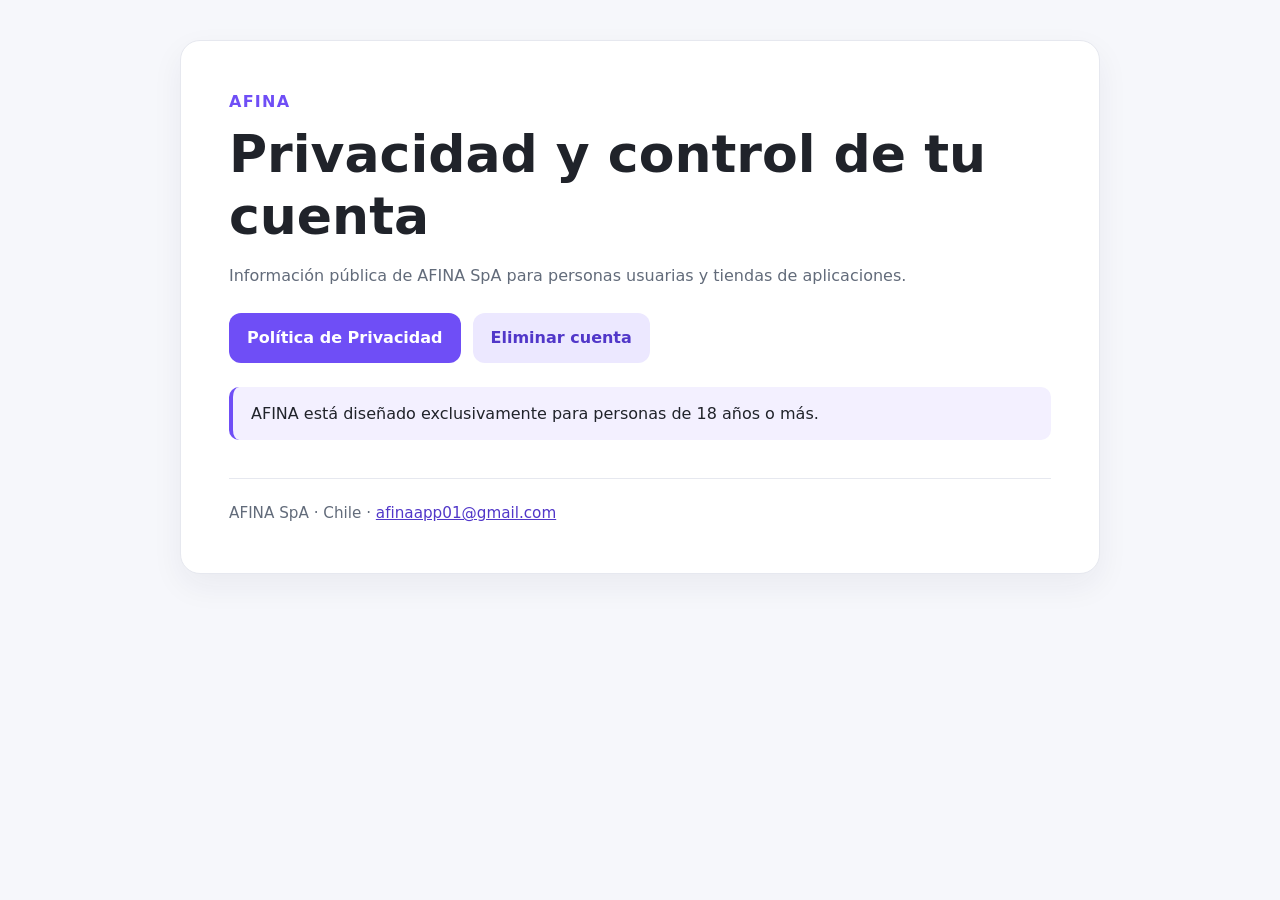
<file: index.html>
<!doctype html>
<html lang="es">
<head>
  <meta charset="utf-8">
  <meta name="viewport" content="width=device-width, initial-scale=1">
  <title>AFINA — Privacidad y eliminación de cuenta</title>
  <meta name="description" content="Información oficial de privacidad y eliminación de cuenta de AFINA.">
  <link rel="stylesheet" href="./legal.css">
</head>
<body>
  <main>
    <section class="card">
      <div class="brand">AFINA</div>
      <h1>Privacidad y control de tu cuenta</h1>
      <p class="muted">Información pública de AFINA SpA para personas usuarias y tiendas de aplicaciones.</p>
      <div class="actions">
        <a class="button" href="./privacy/">Política de Privacidad</a>
        <a class="button secondary" href="./account-deletion/">Eliminar cuenta</a>
      </div>
      <div class="notice">
        AFINA está diseñado exclusivamente para personas de 18 años o más.
      </div>
      <footer>
        AFINA SpA · Chile ·
        <a href="mailto:afinaapp01@gmail.com">afinaapp01@gmail.com</a>
      </footer>
    </section>
  </main>
</body>
</html>
</file>
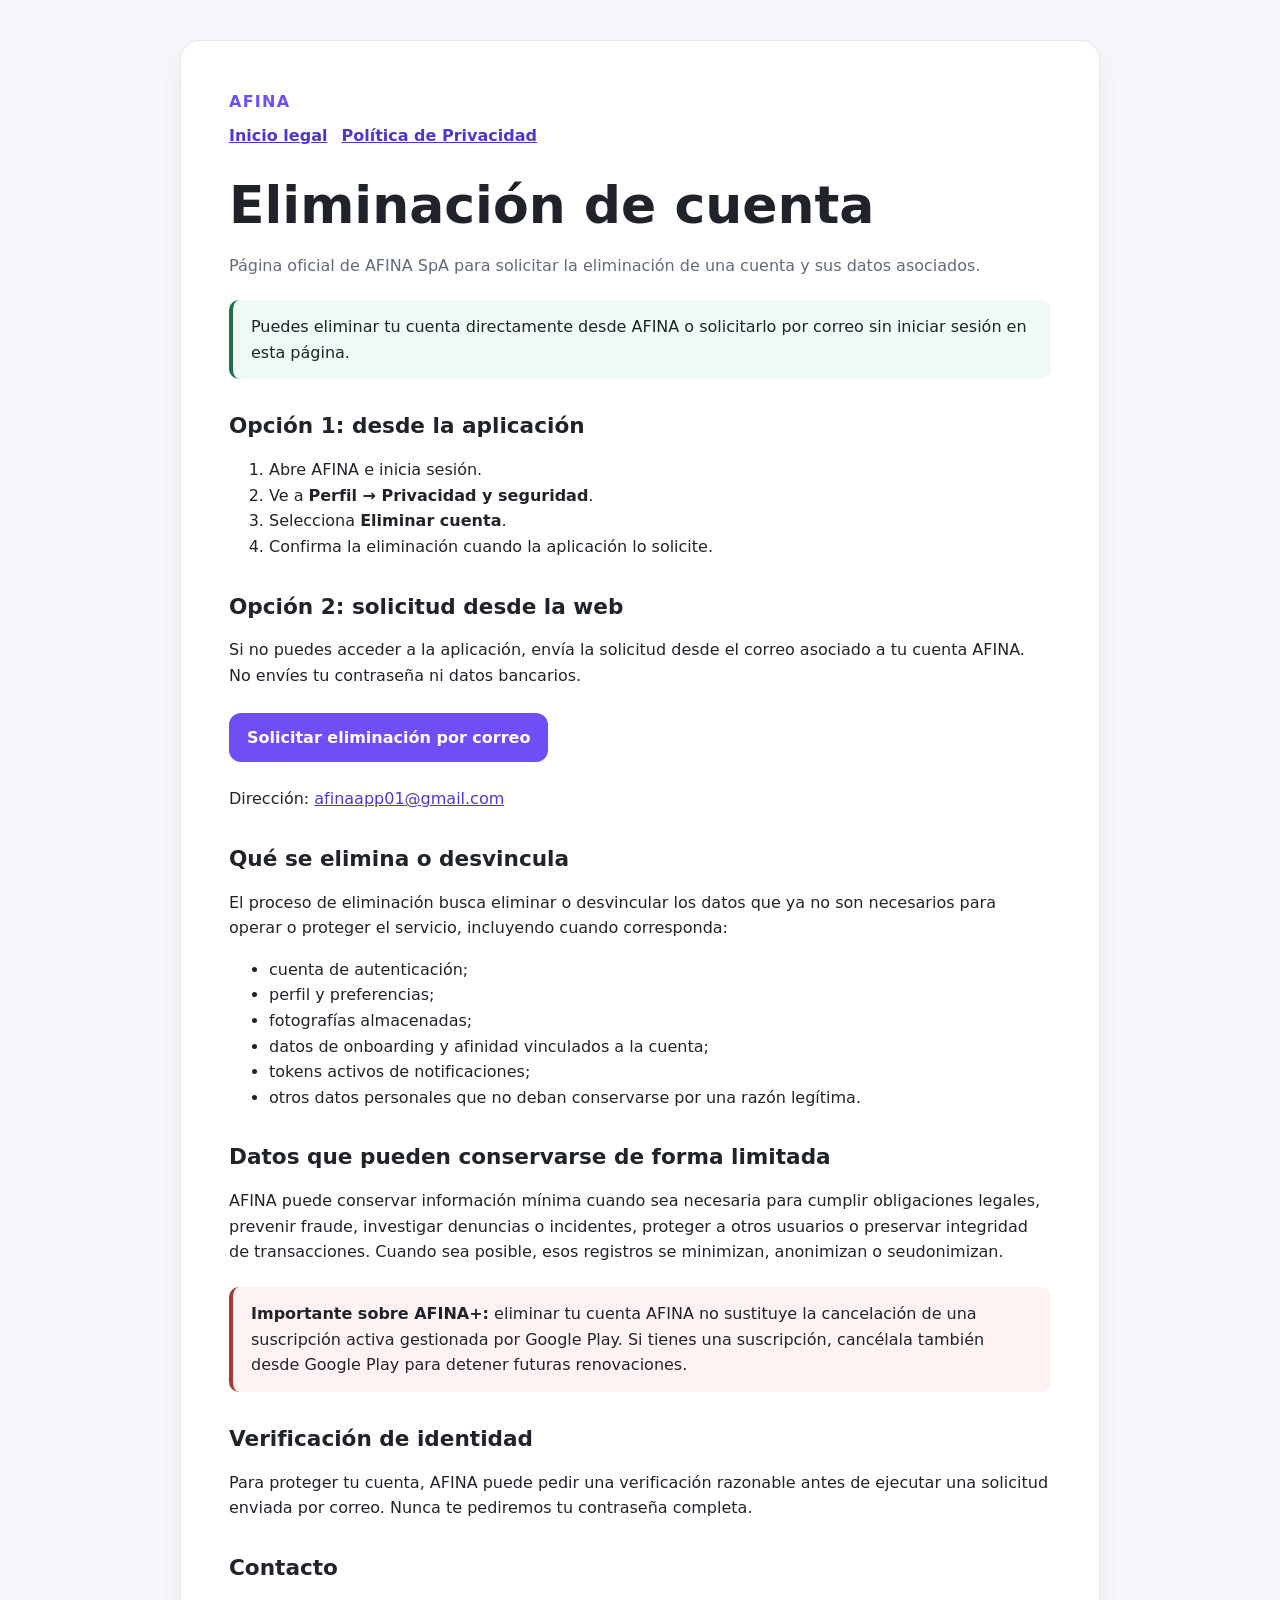
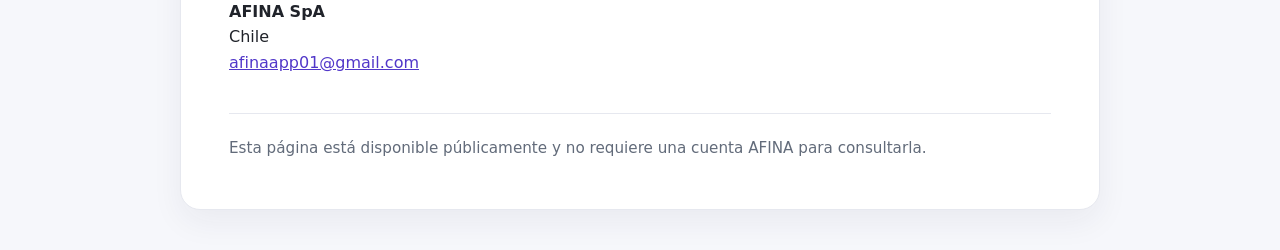
<file: account-deletion/index.html>
<!doctype html>
<html lang="es">
<head>
  <meta charset="utf-8">
  <meta name="viewport" content="width=device-width, initial-scale=1">
  <title>AFINA — Eliminación de cuenta</title>
  <meta name="description" content="Página oficial para solicitar la eliminación de una cuenta AFINA y sus datos asociados.">
  <meta name="robots" content="index,follow">
  <link rel="stylesheet" href="../legal.css">
</head>
<body>
  <main>
    <article class="card">
      <div class="brand">AFINA</div>
      <nav>
        <a href="../">Inicio legal</a>
        <a href="../privacy/">Política de Privacidad</a>
      </nav>

      <h1>Eliminación de cuenta</h1>
      <p class="meta">Página oficial de AFINA SpA para solicitar la eliminación de una cuenta y sus datos asociados.</p>

      <div class="notice success">
        Puedes eliminar tu cuenta directamente desde AFINA o solicitarlo por correo sin iniciar sesión en esta página.
      </div>

      <h2>Opción 1: desde la aplicación</h2>
      <ol>
        <li>Abre AFINA e inicia sesión.</li>
        <li>Ve a <strong>Perfil → Privacidad y seguridad</strong>.</li>
        <li>Selecciona <strong>Eliminar cuenta</strong>.</li>
        <li>Confirma la eliminación cuando la aplicación lo solicite.</li>
      </ol>

      <h2>Opción 2: solicitud desde la web</h2>
      <p>Si no puedes acceder a la aplicación, envía la solicitud desde el correo asociado a tu cuenta AFINA. No envíes tu contraseña ni datos bancarios.</p>
      <div class="actions">
        <a class="button"
           href="mailto:afinaapp01@gmail.com?subject=Solicitud%20de%20eliminaci%C3%B3n%20de%20cuenta%20AFINA&body=Solicito%20la%20eliminaci%C3%B3n%20de%20mi%20cuenta%20AFINA%20y%20los%20datos%20personales%20asociados.%0A%0ACorreo%20de%20la%20cuenta%3A%20">
          Solicitar eliminación por correo
        </a>
      </div>
      <p>Dirección: <a href="mailto:afinaapp01@gmail.com">afinaapp01@gmail.com</a></p>

      <h2>Qué se elimina o desvincula</h2>
      <p>El proceso de eliminación busca eliminar o desvincular los datos que ya no son necesarios para operar o proteger el servicio, incluyendo cuando corresponda:</p>
      <ul>
        <li>cuenta de autenticación;</li>
        <li>perfil y preferencias;</li>
        <li>fotografías almacenadas;</li>
        <li>datos de onboarding y afinidad vinculados a la cuenta;</li>
        <li>tokens activos de notificaciones;</li>
        <li>otros datos personales que no deban conservarse por una razón legítima.</li>
      </ul>

      <h2>Datos que pueden conservarse de forma limitada</h2>
      <p>AFINA puede conservar información mínima cuando sea necesaria para cumplir obligaciones legales, prevenir fraude, investigar denuncias o incidentes, proteger a otros usuarios o preservar integridad de transacciones. Cuando sea posible, esos registros se minimizan, anonimizan o seudonimizan.</p>

      <div class="notice danger">
        <strong>Importante sobre AFINA+:</strong> eliminar tu cuenta AFINA no sustituye la cancelación de una suscripción activa gestionada por Google Play. Si tienes una suscripción, cancélala también desde Google Play para detener futuras renovaciones.
      </div>

      <h2>Verificación de identidad</h2>
      <p>Para proteger tu cuenta, AFINA puede pedir una verificación razonable antes de ejecutar una solicitud enviada por correo. Nunca te pediremos tu contraseña completa.</p>

      <h2>Contacto</h2>
      <p><strong>AFINA SpA</strong><br>Chile<br><a href="mailto:afinaapp01@gmail.com">afinaapp01@gmail.com</a></p>

      <footer>
        Esta página está disponible públicamente y no requiere una cuenta AFINA para consultarla.
      </footer>
    </article>
  </main>
</body>
</html>
</file>
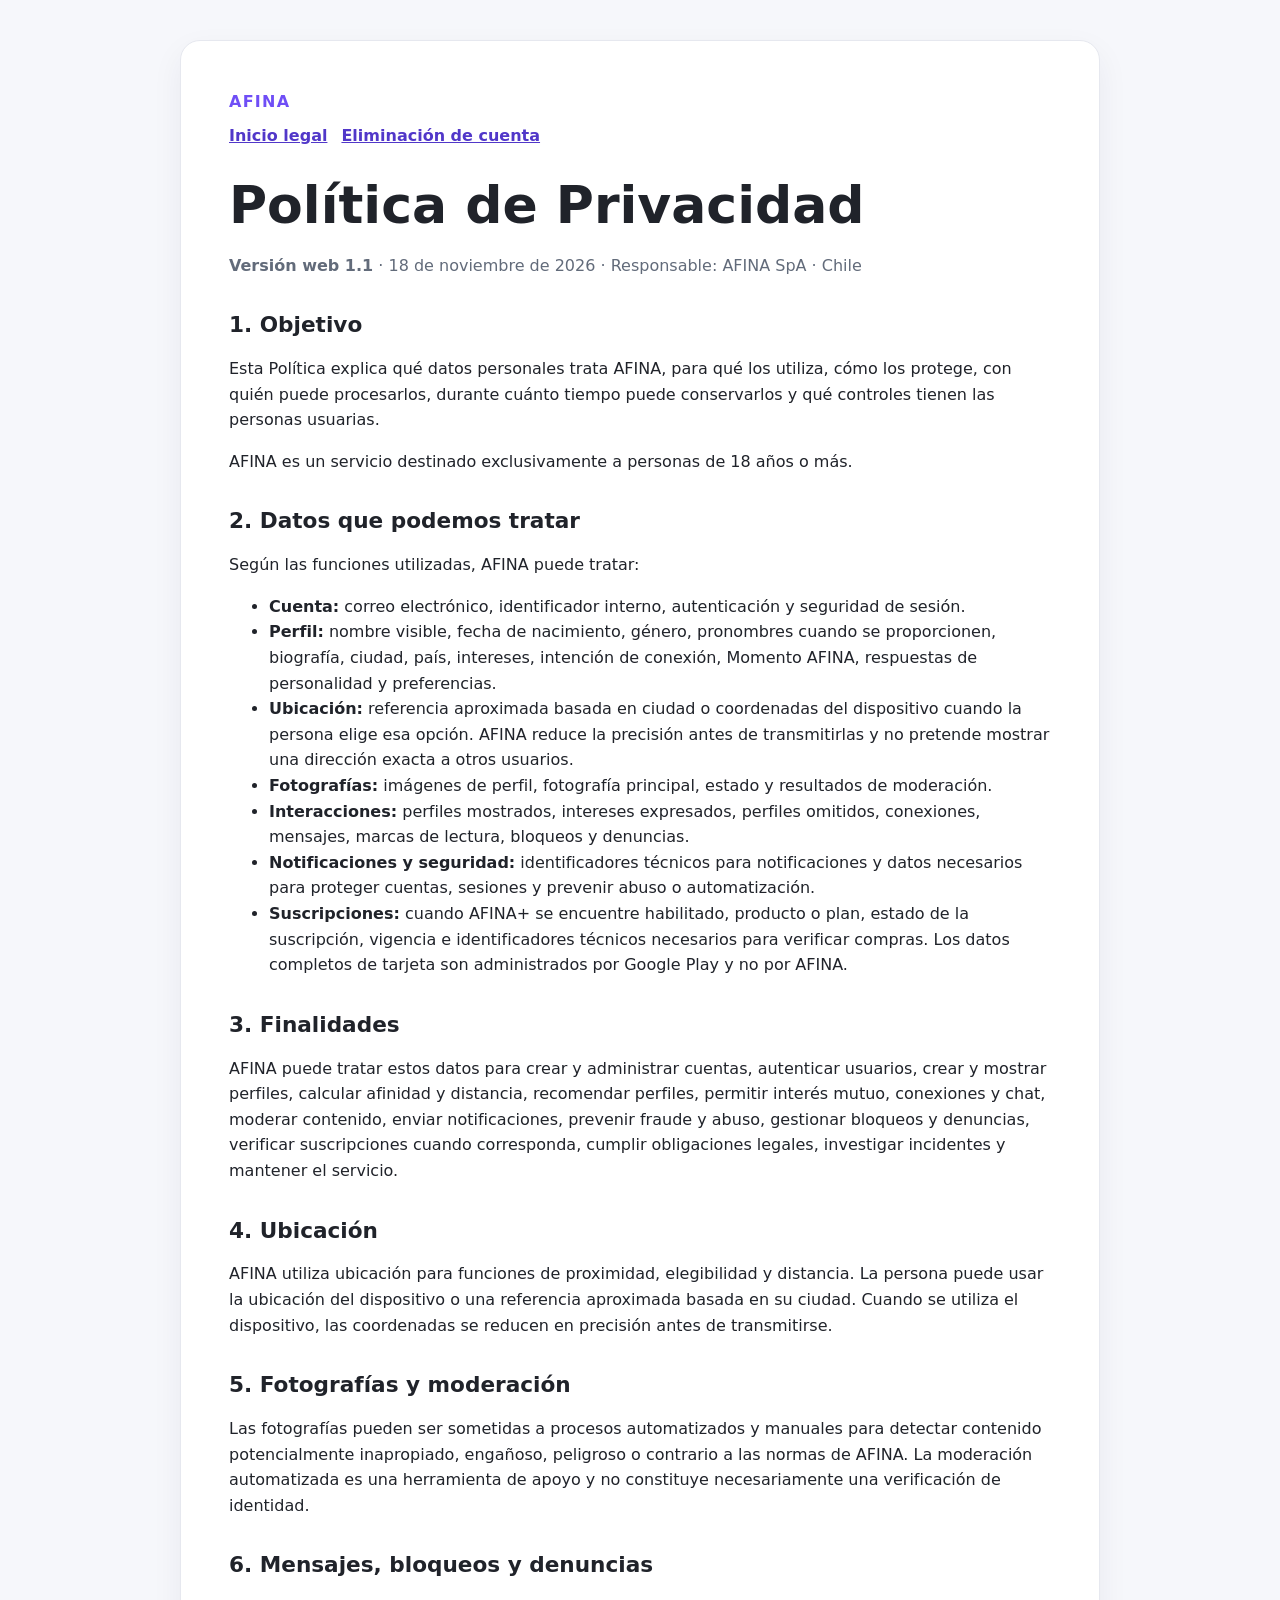
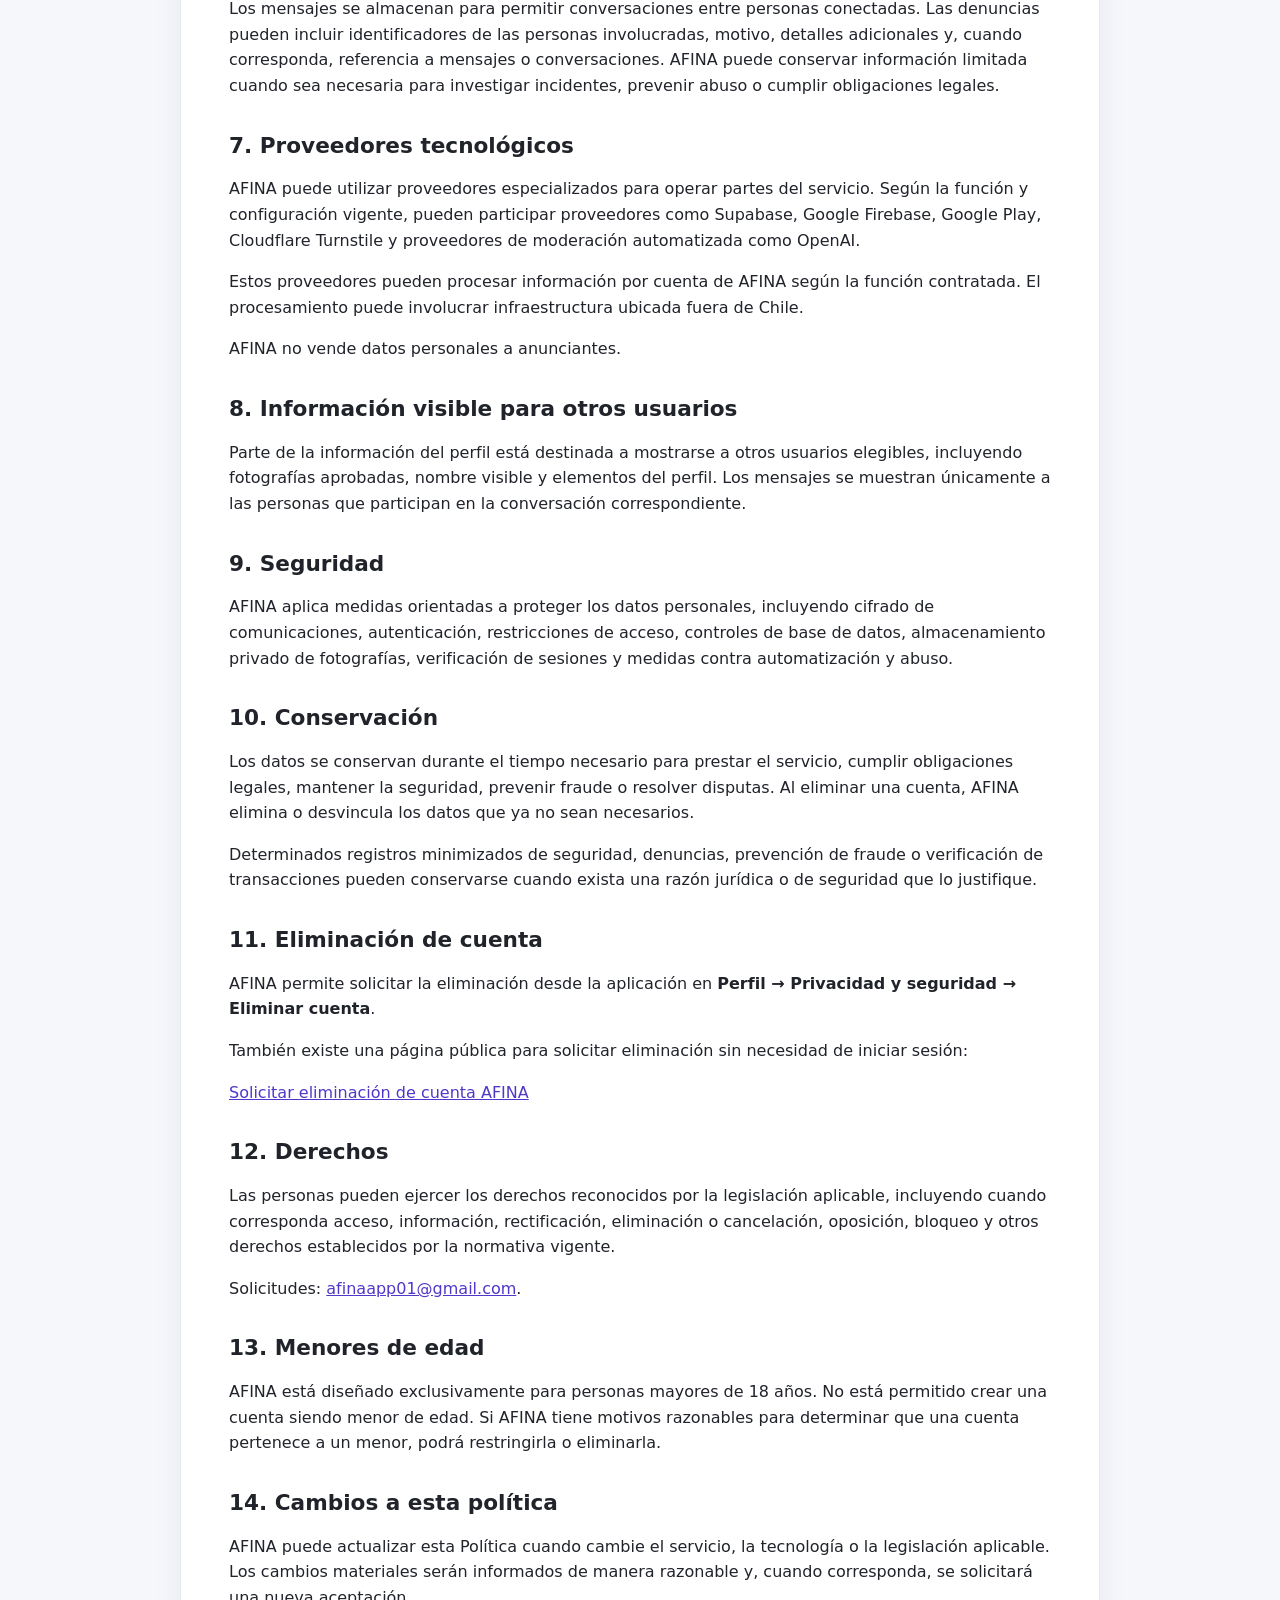
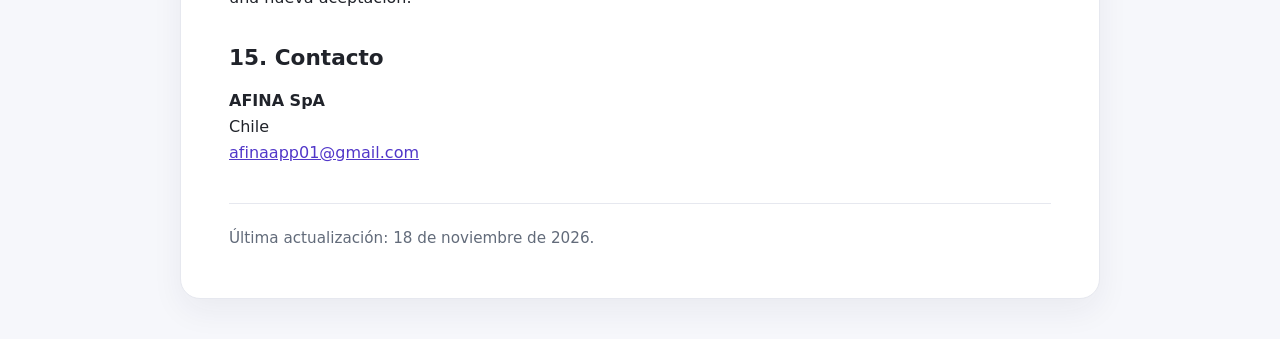
<file: privacy/index.html>
<!doctype html>
<html lang="es">
<head>
  <meta charset="utf-8">
  <meta name="viewport" content="width=device-width, initial-scale=1">
  <title>AFINA — Política de Privacidad</title>
  <meta name="description" content="Política de Privacidad oficial de AFINA SpA.">
  <meta name="robots" content="index,follow">
  <link rel="stylesheet" href="../legal.css">
</head>
<body>
  <main>
    <article class="card">
      <div class="brand">AFINA</div>
      <nav>
        <a href="../">Inicio legal</a>
        <a href="../account-deletion/">Eliminación de cuenta</a>
      </nav>

      <h1>Política de Privacidad</h1>
      <p class="meta"><strong>Versión web 1.1</strong> · 18 de noviembre de 2026 · Responsable: AFINA SpA · Chile</p>

      <h2>1. Objetivo</h2>
      <p>Esta Política explica qué datos personales trata AFINA, para qué los utiliza, cómo los protege, con quién puede procesarlos, durante cuánto tiempo puede conservarlos y qué controles tienen las personas usuarias.</p>
      <p>AFINA es un servicio destinado exclusivamente a personas de 18 años o más.</p>

      <h2>2. Datos que podemos tratar</h2>
      <p>Según las funciones utilizadas, AFINA puede tratar:</p>
      <ul>
        <li><strong>Cuenta:</strong> correo electrónico, identificador interno, autenticación y seguridad de sesión.</li>
        <li><strong>Perfil:</strong> nombre visible, fecha de nacimiento, género, pronombres cuando se proporcionen, biografía, ciudad, país, intereses, intención de conexión, Momento AFINA, respuestas de personalidad y preferencias.</li>
        <li><strong>Ubicación:</strong> referencia aproximada basada en ciudad o coordenadas del dispositivo cuando la persona elige esa opción. AFINA reduce la precisión antes de transmitirlas y no pretende mostrar una dirección exacta a otros usuarios.</li>
        <li><strong>Fotografías:</strong> imágenes de perfil, fotografía principal, estado y resultados de moderación.</li>
        <li><strong>Interacciones:</strong> perfiles mostrados, intereses expresados, perfiles omitidos, conexiones, mensajes, marcas de lectura, bloqueos y denuncias.</li>
        <li><strong>Notificaciones y seguridad:</strong> identificadores técnicos para notificaciones y datos necesarios para proteger cuentas, sesiones y prevenir abuso o automatización.</li>
        <li><strong>Suscripciones:</strong> cuando AFINA+ se encuentre habilitado, producto o plan, estado de la suscripción, vigencia e identificadores técnicos necesarios para verificar compras. Los datos completos de tarjeta son administrados por Google Play y no por AFINA.</li>
      </ul>

      <h2>3. Finalidades</h2>
      <p>AFINA puede tratar estos datos para crear y administrar cuentas, autenticar usuarios, crear y mostrar perfiles, calcular afinidad y distancia, recomendar perfiles, permitir interés mutuo, conexiones y chat, moderar contenido, enviar notificaciones, prevenir fraude y abuso, gestionar bloqueos y denuncias, verificar suscripciones cuando corresponda, cumplir obligaciones legales, investigar incidentes y mantener el servicio.</p>

      <h2>4. Ubicación</h2>
      <p>AFINA utiliza ubicación para funciones de proximidad, elegibilidad y distancia. La persona puede usar la ubicación del dispositivo o una referencia aproximada basada en su ciudad. Cuando se utiliza el dispositivo, las coordenadas se reducen en precisión antes de transmitirse.</p>

      <h2>5. Fotografías y moderación</h2>
      <p>Las fotografías pueden ser sometidas a procesos automatizados y manuales para detectar contenido potencialmente inapropiado, engañoso, peligroso o contrario a las normas de AFINA. La moderación automatizada es una herramienta de apoyo y no constituye necesariamente una verificación de identidad.</p>

      <h2>6. Mensajes, bloqueos y denuncias</h2>
      <p>Los mensajes se almacenan para permitir conversaciones entre personas conectadas. Las denuncias pueden incluir identificadores de las personas involucradas, motivo, detalles adicionales y, cuando corresponda, referencia a mensajes o conversaciones. AFINA puede conservar información limitada cuando sea necesaria para investigar incidentes, prevenir abuso o cumplir obligaciones legales.</p>

      <h2>7. Proveedores tecnológicos</h2>
      <p>AFINA puede utilizar proveedores especializados para operar partes del servicio. Según la función y configuración vigente, pueden participar proveedores como Supabase, Google Firebase, Google Play, Cloudflare Turnstile y proveedores de moderación automatizada como OpenAI.</p>
      <p>Estos proveedores pueden procesar información por cuenta de AFINA según la función contratada. El procesamiento puede involucrar infraestructura ubicada fuera de Chile.</p>
      <p>AFINA no vende datos personales a anunciantes.</p>

      <h2>8. Información visible para otros usuarios</h2>
      <p>Parte de la información del perfil está destinada a mostrarse a otros usuarios elegibles, incluyendo fotografías aprobadas, nombre visible y elementos del perfil. Los mensajes se muestran únicamente a las personas que participan en la conversación correspondiente.</p>

      <h2>9. Seguridad</h2>
      <p>AFINA aplica medidas orientadas a proteger los datos personales, incluyendo cifrado de comunicaciones, autenticación, restricciones de acceso, controles de base de datos, almacenamiento privado de fotografías, verificación de sesiones y medidas contra automatización y abuso.</p>

      <h2>10. Conservación</h2>
      <p>Los datos se conservan durante el tiempo necesario para prestar el servicio, cumplir obligaciones legales, mantener la seguridad, prevenir fraude o resolver disputas. Al eliminar una cuenta, AFINA elimina o desvincula los datos que ya no sean necesarios.</p>
      <p>Determinados registros minimizados de seguridad, denuncias, prevención de fraude o verificación de transacciones pueden conservarse cuando exista una razón jurídica o de seguridad que lo justifique.</p>

      <h2>11. Eliminación de cuenta</h2>
      <p>AFINA permite solicitar la eliminación desde la aplicación en <strong>Perfil → Privacidad y seguridad → Eliminar cuenta</strong>.</p>
      <p>También existe una página pública para solicitar eliminación sin necesidad de iniciar sesión:</p>
      <p><a href="../account-deletion/">Solicitar eliminación de cuenta AFINA</a></p>

      <h2>12. Derechos</h2>
      <p>Las personas pueden ejercer los derechos reconocidos por la legislación aplicable, incluyendo cuando corresponda acceso, información, rectificación, eliminación o cancelación, oposición, bloqueo y otros derechos establecidos por la normativa vigente.</p>
      <p>Solicitudes: <a href="mailto:afinaapp01@gmail.com">afinaapp01@gmail.com</a>.</p>

      <h2>13. Menores de edad</h2>
      <p>AFINA está diseñado exclusivamente para personas mayores de 18 años. No está permitido crear una cuenta siendo menor de edad. Si AFINA tiene motivos razonables para determinar que una cuenta pertenece a un menor, podrá restringirla o eliminarla.</p>

      <h2>14. Cambios a esta política</h2>
      <p>AFINA puede actualizar esta Política cuando cambie el servicio, la tecnología o la legislación aplicable. Los cambios materiales serán informados de manera razonable y, cuando corresponda, se solicitará una nueva aceptación.</p>

      <h2>15. Contacto</h2>
      <p><strong>AFINA SpA</strong><br>Chile<br><a href="mailto:afinaapp01@gmail.com">afinaapp01@gmail.com</a></p>

      <footer>
        Última actualización: 18 de noviembre de 2026.
      </footer>
    </article>
  </main>
</body>
</html>
</file>
<file: legal.css>
:root {
  color-scheme: light;
  --bg: #f6f7fb;
  --surface: #ffffff;
  --text: #20232a;
  --muted: #626b7a;
  --brand: #6f4ef6;
  --brand-dark: #5137c9;
  --border: #e6e8ef;
  --danger: #a33a3a;
  --success: #19724a;
}
* { box-sizing: border-box; }
html { scroll-behavior: smooth; }
body {
  margin: 0;
  background: var(--bg);
  color: var(--text);
  font-family: Inter, ui-sans-serif, system-ui, -apple-system, BlinkMacSystemFont, "Segoe UI", sans-serif;
  line-height: 1.6;
}
main {
  width: min(920px, calc(100% - 32px));
  margin: 40px auto;
}
.card {
  background: var(--surface);
  border: 1px solid var(--border);
  border-radius: 20px;
  padding: clamp(24px, 5vw, 48px);
  box-shadow: 0 12px 32px rgba(30, 35, 60, .06);
}
.brand {
  font-weight: 800;
  letter-spacing: .08em;
  color: var(--brand);
  margin-bottom: 8px;
}
h1, h2 { line-height: 1.2; }
h1 { font-size: clamp(2rem, 5vw, 3.25rem); margin: 0 0 12px; }
h2 { margin-top: 34px; font-size: 1.35rem; }
p, li { color: var(--text); }
.meta, .muted { color: var(--muted); }
a { color: var(--brand-dark); }
.actions {
  display: flex;
  flex-wrap: wrap;
  gap: 12px;
  margin: 24px 0;
}
.button {
  display: inline-block;
  padding: 12px 18px;
  border-radius: 12px;
  background: var(--brand);
  color: white;
  font-weight: 700;
  text-decoration: none;
}
.button.secondary {
  background: #ece8ff;
  color: var(--brand-dark);
}
.notice {
  border-left: 4px solid var(--brand);
  background: #f3f0ff;
  padding: 14px 18px;
  border-radius: 10px;
  margin: 22px 0;
}
.notice.danger {
  border-left-color: var(--danger);
  background: #fff2f2;
}
.notice.success {
  border-left-color: var(--success);
  background: #effaf4;
}
nav {
  display: flex;
  flex-wrap: wrap;
  gap: 14px;
  margin-bottom: 26px;
}
nav a { font-weight: 650; }
footer {
  margin-top: 38px;
  padding-top: 22px;
  border-top: 1px solid var(--border);
  color: var(--muted);
  font-size: .95rem;
}
code {
  background: #f1f2f6;
  padding: 2px 6px;
  border-radius: 6px;
}
@media (max-width: 560px) {
  main { margin: 16px auto; width: min(100% - 20px, 920px); }
  .card { border-radius: 14px; padding: 22px; }
}
</file>
